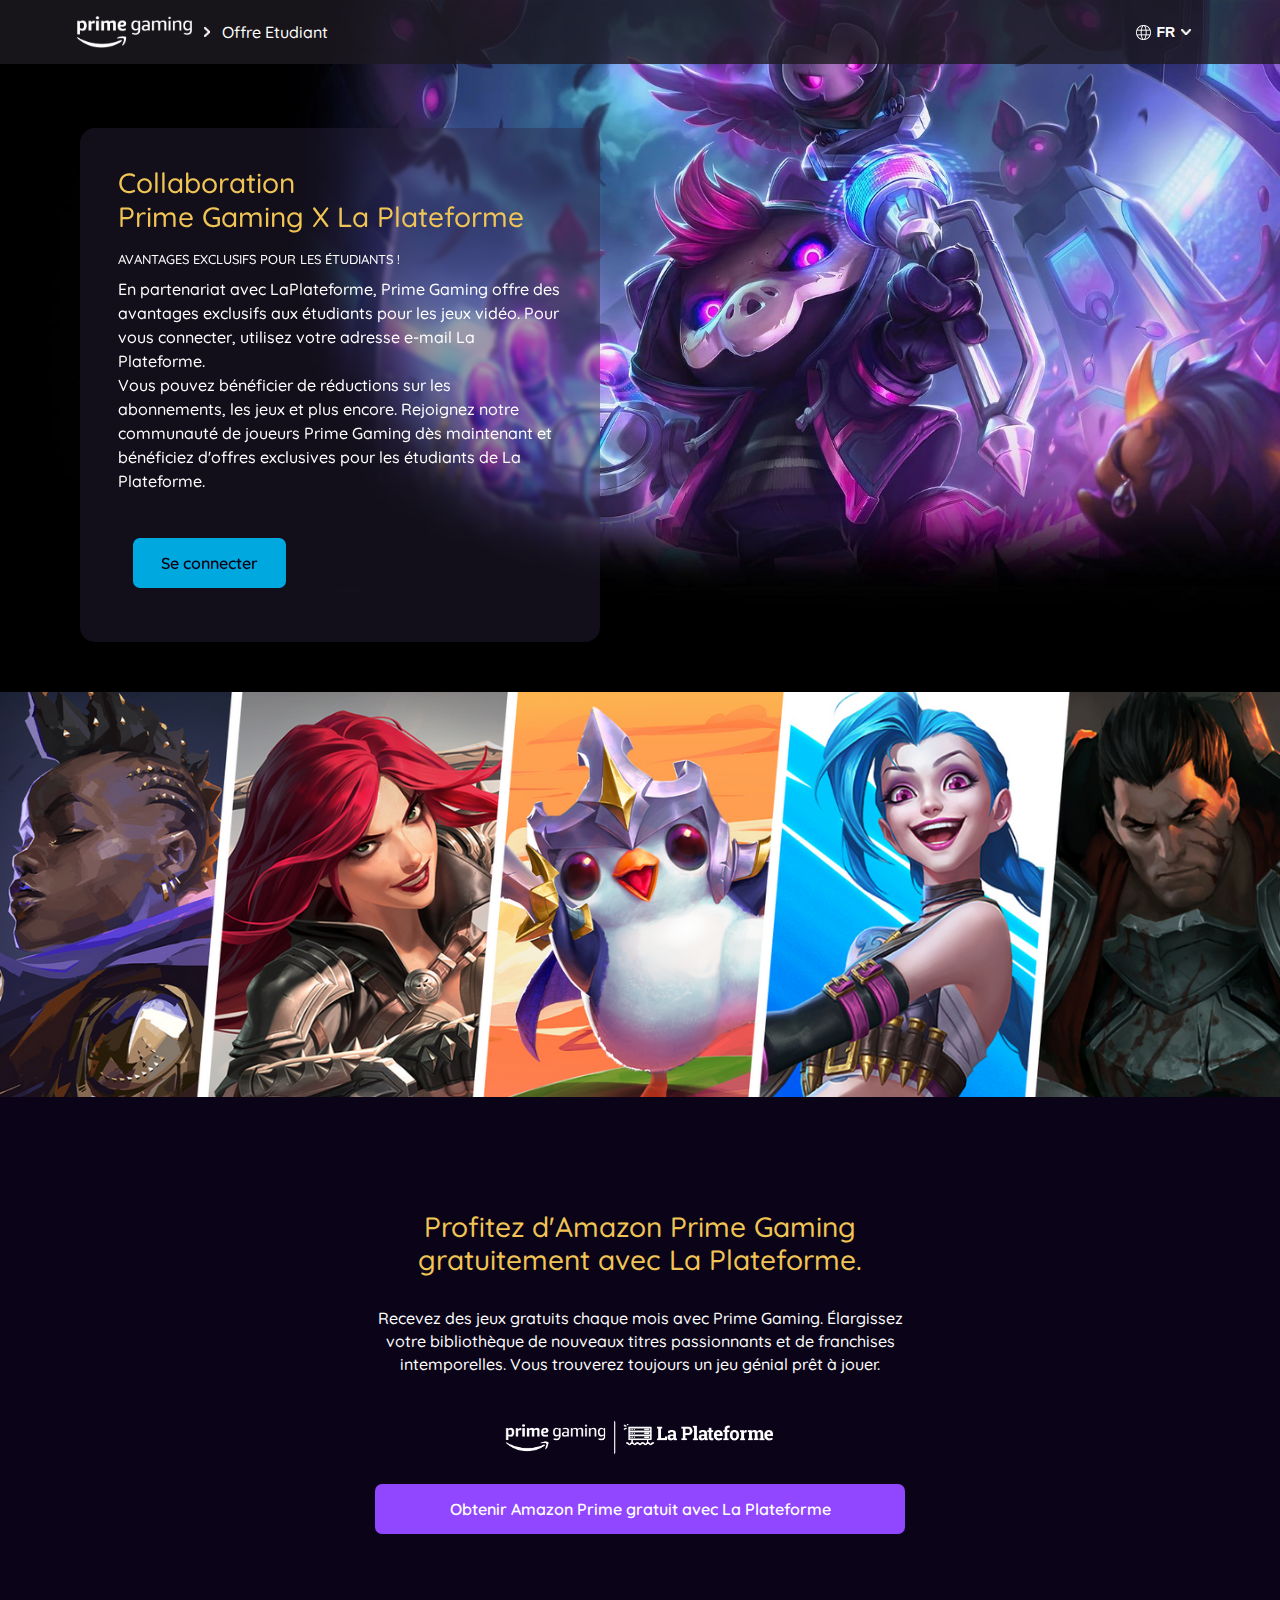
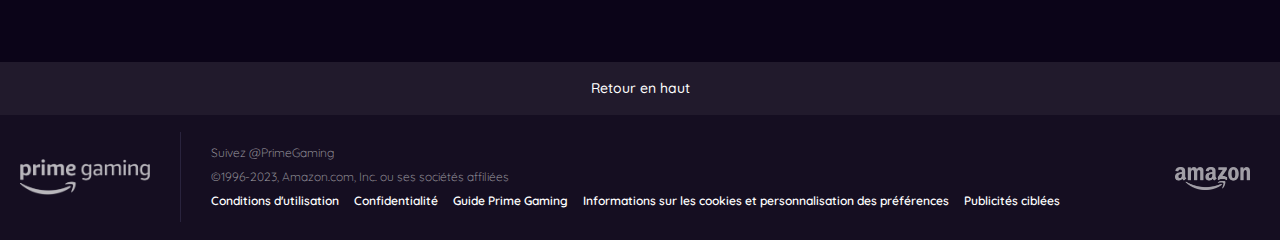
<file: index.html>
<!DOCTYPE html>
<html lang="pt-br">
<head>
    <meta charset="UTF-8">
    <meta http-equiv="X-UA-Compatible" content="IE=edge">
    <meta name="viewport" content="width=device-width, initial-scale=1.0">
    <title>Prime Gaming | Collaboration Prime Gaming X La Plateforme</title>
    <link rel="shortcut icon" href="https://images.ctfassets.net/5lpapfxq15sk/5UxLcq35O7hy5wxTHGenHf/7b237a7eb517a0d7bb2a7c4066352470/TP-crown.svg">
    <link rel="preconnect" href="https://fonts.googleapis.com">
    <link rel="preconnect" href="https://fonts.gstatic.com" crossorigin>
    <link href="https://fonts.googleapis.com/css2?family=Quicksand:wght@300;400;500;600&display=swap" rel="stylesheet">
    <link rel="stylesheet" href="assets/css/bootstrap.css">
    <link rel="stylesheet" href="assets/css/style.css">
</head>
<body>
 
    <header> 
        <div class="header--left-content ">
            <a href=""><img src="assets/images/logo.png" class="header-logo" alt="Prime Gaming logo"></a>
            <img src="assets/images/arrow.png" class="header-arrow">
            <span>Offre Etudiant</span>
        </div>
        <div class="header--right-content">
            <div class="header--right-content--container" id="lang" onclick="openLang()">
                <img src="assets/images/web-icon.png" id="langIcon" class="header-icon--right">
                <p id="langText">FR</p>
                <img src="assets/images/arrow.png" id="langArrow" class="header-arrow--right lang">
            </div>
            <div class="l-o" id="l-o">
                <nav class="l-o--container">
                    <span class="a">Deutsch</span>
                    <span class="a">English</span>
                    <span class="a">English - UK</span>
                    <span class="a selected">Français</span>
                    <span class="a">Italiano</span>
                    <span class="a">Nederlands</span>
                    <span class="a">Polski</span>
                    <span class="a">Português - Brasil</span>
                    <span class="a">Svenska</span>
                    <span class="a">Turkce</span>
                </nav>
            </div>
        </div>
    </header>


    <main class="banner">
        <div class="banner-left">
            <h1>Collaboration </br> Prime Gaming X La Plateforme</h1>
            <h2>avantages exclusifs pour les étudiants !</h2>
            <span>En partenariat avec LaPlateforme, Prime Gaming offre des avantages exclusifs aux étudiants pour les jeux vidéo. Pour vous connecter, utilisez 
                  votre adresse e-mail La Plateforme.</span> 
            <span>Vous pouvez bénéficier de réductions sur les abonnements, les jeux et plus encore. Rejoignez notre communauté de joueurs Prime Gaming dès 
               maintenant et bénéficiez d'offres exclusives pour les étudiants de La Plateforme.</span>

            <!-- POPUP SIGNIN START -->
            <style>
                /* Style for the semi-transparent overlay */
                .overlay {
                  position: fixed;
                  top: 0;
                  left: 0;
                  width: 100%;
                  height: 100%;
                  background-color: rgba(0,0,0,0.5); /* semi-transparent black */
                  z-index: 1; /* Display the overlay above other elements */
                  display: none; /* Hide the overlay by default */
                }
                
                /* Style for the modal popup */
                .popup {
                  position: absolute;
                  top: 50%;
                  left: 50%;
                  transform: translate(-50%, -50%);
                  background-color: #fff;
                  padding: 30px;
                  border-radius: 5px;
                  box-shadow: 0px 0px 10px rgba(0,0,0,0.5);
                  z-index: 2; 
                  display: none; 
                } 

                .popup h2, .popup label {
                    color: #0B0418;
                }
                .popup h2{
                    text-align: center;
                    font-size: 1.5rem;
                    font-weight: 500;
                }
                .popup img{
                    max-width: 260px !important;
                    margin-left: 5%;
                    height: auto;
                    padding: 10px 0;
                }
                #username, #password{
                    margin-bottom: 15px;
                    border-radius: 7px;
                    color: #0B0418;
                    font-size: 1.5rem;
                    background: rgba(11,4,24,0.1);
                    border: 1px solid #0B0418;
                }
                
                /* Style for the close button */
                .close-button {
                  position: absolute;
                  top: 10px;
                  right: 10px;
                  font-size: 26px !important;
                  font-weight: bold;
                  color: #0B0418;
                  cursor: pointer;
                }
                .signin{
                    padding: 5px;
                    margin: 15px 0 0 0;
                    margin-left: 23%;
                }
              </style>
              
              <button class="banner-left--button" onclick="showLoginPopup()">Se connecter</button>
              
              <div class="overlay" id="overlay">
                <div class="popup" id="login-popup">
                  <span class="close-button" onclick="hideLoginPopup()">&times;</span>
                  <img src="assets/images/logo2xblack.png" alt="Prime Gaming avec La Plateforme">
                  <h2>Connexion</h2>
                  <form>
                    <label for="username">Adresse e-mail:</label>
                    <input type="text" id="username" name="username"><br>
              
                    <label for="password">Mot de passe:</label>
                    <input type="password" id="password" name="password"><br>
              
                    <input class="banner-left--button signin" type="button" value="Sign in" onclick="signIn()">
                  </form>
                </div>
              </div>
              
              <script>
              function showLoginPopup() {
                document.getElementById("overlay").style.display = "block";
                document.getElementById("login-popup").style.display = "block";
              }
              
              function hideLoginPopup() {
                document.getElementById("overlay").style.display = "none";
                document.getElementById("login-popup").style.display = "none";
              }
              
              function signIn() {
                // Code to handle the sign in button click
              }
              </script>
            <!-- POPUP SIGNIN END -->
        </div>
    </main>

   <section class="img-content">
      <div class="content--box img"></div>
   </section>


  <section class="img-content sect">
    <div class="content centered">
       <div class="content--box">
           <h1>Profitez d'Amazon Prime Gaming gratuitement avec La Plateforme.</h1>                  
           <p>Recevez des jeux gratuits chaque mois avec Prime Gaming. Élargissez votre bibliothèque de nouveaux titres passionnants et de franchises intemporelles. Vous trouverez toujours un jeu génial prêt à jouer.</p>
           <img src="assets/images/logo2x.png" alt="Prime Gaming avec La Plateforme">

           <button class="banner-left--button"  onclick="backTop(); showLoginPopup()">Obtenir Amazon Prime gratuit avec La Plateforme</button>

           <!-- <button class="banner-left--button" onclick="window.location.href='/gmail.html'">Obtenir Amazon Prime gratuit avec La Plateforme</button> -->
       </div>
   </div>
  </section>

    <footer>
        <div class="footer-topbutton" onclick="backTop()">Retour en haut</div>

        <div class="footer-container">
            <div class="footer-container--left">
                <img src="assets/images/logo.png" alt="Prime Gaming logo">
                <div class="fcl-bar"></div>
                <div class="fcl-info">
                    <span>Suivez @PrimeGaming</span>
                    <span>©1996-2023, Amazon.com, Inc. ou ses sociétés affiliées</span>
                    <div class="fcl-links">
                        <a href="">Conditions d'utilisation</a> <a href="">Confidentialité</a> <a href="">Guide Prime Gaming</a> <a href="">Informations sur les cookies et personnalisation des préférences</a> <a href="">Publicités ciblées</a>
                    </div>
                </div>
            </div>
            <div class="footer-container--right">
                <img src="assets/images/amazon_logo.png" alt="Amazon logo">
            </div>
        </div>

    </footer>  

    <script src="assets/js/bootstrap.bundle.min.js"></script>
    <script src="assets/js/script.js"></script>
</body>
</html>
</file>
<file: assets/css/style.css>
* {
    box-sizing: border-box;
    margin: 0;
    padding: 0;
    font-family: 'Quicksand', sans-serif;
}

.centered{
    display: flex;
    justify-content: center;
    align-items: center;
    margin: 0 auto;
    text-align: center;
}

::-webkit-scrollbar {
    width: 10px;
}

::-webkit-scrollbar-track {
    background: #f1f1f1;
}

::-webkit-scrollbar-thumb {
    background: #392E5C;
}

::-webkit-scrollbar-thumb:hover {
    background: #0B0418;
}

/*HEADER*/
header {
    height: 64px;
    font-weight: 500;
    background-color: rgba(29, 25, 33, 0.8);
    display: flex;
    justify-content: space-between;
    position: absolute;
    top: 0;
    left: 0;
    right: 0;
}

.header--left-content {
    display: flex;
    font-family: 'Nunito', sans-serif;
    align-items: center;
    color: white;
    margin-left: 6%;
}

.header-logo {
    height: 32px;
    cursor: pointer;
}

.header--left-content a {
    display: flex;
    align-items: center;
}

.header-arrow {
    width: 10px;
    rotate: -90deg;
    margin: 0px 10px;
}

.header--right-content {
    display: flex;
    align-items: center;
    margin-right: 6%;
    -webkit-user-select: none;
    -moz-user-select: -moz-none;
    -ms-user-select: none;
    user-select: none;
}

.header-arrow--right {
    width: 10px;
    transition: all 0.2s ease;
}

.header--right-content--container {
    display: flex;
    align-items: center;
    margin-right: 5px;
    padding: 7px;
    border-radius: 3px;
    cursor: pointer;
    position: relative;
}

.header--right-content--container:hover {
    background-color: #4b367c;
}

.header-icon--right {
    height: 15px;
}

.header--right-content p {
    color: white;
    font-family: 'Nunito', sans-serif;
    font-size: 14px;
    font-weight: 600;
    margin: 0px 6px;
}



/*PROFILE-OPENED*/
.p-o {
    display: none;
    position: absolute;
    top: 55px;
    right: 0;
    border-radius: 6px;
    width: 240px;
    background-color: #201c2b;
    padding-bottom: 10px;
}

.p-o--container {
    width: 95%;
    margin: auto;
}

.p-o--bar {
    width: 90%;
    height: 1px;
    background-color: #615770;
    margin: auto;
    margin-bottom: 5px;
}

.p-o--bar.dois {
    margin-top: 5px;
}

.p-o--profile {
    display: flex;
    align-items: center;
    padding: 10px 10px;
}

.p-o--profile span {
    color: white;
    font-size: 14px;
    margin-left: 10px;
    font-weight: 500;
}

.p-o--img {
    width: 30px;
    height: 30px;
    border-radius: 50%;
    background-color: #6441a4;
    display: flex;
    align-items: center;
}

.p-o--img img {
    width: 15px;
    margin: auto;
}

.p-o--content {
    display: flex;
    flex-direction: column;
    color: white;
    font-size: 12px;
    font-weight: 600;
}

.p-o--content span {
    padding: 12px 10px;
    border-radius: 4px;
}

.p-o--content span:hover {
    background-color: #392e5c;
}

.p-o--container span,
.p-o--container .p-o--img {
    cursor: pointer;
}


/*LANGUAGE-OPENED*/
.l-o {
    display: none;
    position: absolute;
    width: 160px;
    background-color: #201c2b;
    top: 55px;
    right: 100px;
    border-radius: 6px;
    padding: 5px;
}

.l-o--container {
    display: flex;
    flex-direction: column;
    color: white;
    font-size: 14px;
    margin: auto;
}

.l-o--container .a {
    padding: 10px;
    border-radius: 4px;
    cursor: pointer;
    transition: all 0.1s ease;
}

.l-o--container .a:hover {
    background-color: #392e5c;
}

.l-o--container .a.selected {
    background-color: #392e5c;
}


/*SECTION BANNER*/
.banner {
    height: auto;
    background-image: url(../images/bannerWeb.jpg);
    background-size: cover;
    background-position: right;
    display: flex;
    flex-direction: column;
    justify-content: flex-end;
}

.banner-left {
    color: white;
    margin-left: 80px;
    max-width: 520px;
    margin-bottom: 50px;
    display: flex;
    flex-direction: column;
    justify-content: center;
    background-color: rgba(44, 37, 65, 0.4);
    backdrop-filter: blur(2px);
    border-radius: 15px;
    padding: 3%;
    margin-top: 10%;
}

.banner-left h1, .content--box h1 {
    font-weight: 500;
    font-size: 28px;
    color: #f1c555;
    
}

.content--box img {
    max-width: 270px !important;
    margin: 0 auto;
    height: auto;
    padding: 10px 0
}


.banner-left h2 {
    font-size: 13px;
    text-transform: uppercase;
    margin: 10px 0px;
}

.banner-left span {
    font-weight: 500;
    font-size: 16px;
    line-height: 24px;
}

.banner-left span:last-of-type {
    margin-bottom: 30px;
}


/*SECTION IMG-CONTENT*/
.img-content {
    display: flex;
    background-color: #0B0418;
}

.sect {
    padding:80px 0 !important;
    background-color: #0B0418;

}

.img-content .content--box {
    font-size: 15px;
    height: 27em;
    display: flex;
    flex-direction: column;
    justify-content: center;
}

.img-content .img {
    background-image: url(../images/primegaming_laplateforme.jpg);
    background-size: cover;
    background-position: center;
    flex: 1;
}

.img-content .content {
    width: 560px;
    /* padding: 0px 80px; */
    color: white;
    display: flex;
    flex-direction: column;
    justify-content: center;
}

.img-content .content h1 {
    font-weight: 500;
    margin-bottom: 30px;
    font-size: 28px;
}

.img-content .content p {
    margin-bottom: 30px;
    font-weight: 500;
    font-size: 16px;
    line-height: 23px;
}

.img-content .content button, .banner-left--button {
    border: 0;
    padding: 13px 15px;
    font-size: 16px;
    font-weight: 600;
    border-radius: 7px;
    margin: 15px;
    cursor: pointer;
}

.banner-left--button {
    width: 153px;    
    background-color: #00a8e0;
    border-color: #00a8e0;
    color: #0B0418;
}

.img-content .content button {
    width: auto;
    background: #9146ff;
    border-color: #9146ff;
    color: #fff;
}
.img-content .content button:hover{
    background: #7d5bbe;
    border-color: #7d5bbe;
    color: #fff;
}

.banner-left--button:hover {
    background-color: #1bb9ee;
}

.img-content.left .content {
    order: 1;
}

.img-content.left .content--box {
    height: 25rem;
}

.img-content.left .content .content--box p a {
    text-decoration: none;
    color: #9d8dc5;
}

.img-content.left .content .content--box p a:hover {
    text-decoration: underline;
}


/*SECTION DOUBTS*/
.doubts {
    height: auto;
    background-color: #201c2b;
    display: flex;
    flex-direction: column;
    padding-bottom: 30px;
}

.doubts-title {
    width: 100%;
    text-align: center;
    padding: 30px 0px;
}

.doubts-title-bar {
    width: 40px;
    height: 1px;
    background-color: white;
    margin: auto;
    margin-bottom: 8px;
}

.doubts-title h1 {
    color: white;
    font-weight: 300;
    font-size: 27px;
}

.doubts-container {
    display: flex;
    justify-content: center;
    width: 83%;
    align-self: center;
}

.doubts-container-left {
    height: auto;
    width: 100%;
    margin-right: 10px;
}

.doubts-container-right {
    height: auto;
    width: 100%;
    margin-left: 10px;
}

.doubts-question-box {
    display: flex;
    align-items: center;
    padding: 20px;
    min-height: 80px;
}

.doubts-number {
    font-size: 25px;
    font-weight: 600;
}

.doubts-question {
    margin-left: 40px;
    font-size: 14.5px;
    font-weight: 600;
    padding-right: 20px;
}

.doubts-text {
    font-size: 14px;
    font-weight: 500;
    padding: 0px 55px 30px 55px;
}

.accordion {
    margin-bottom: 15px;
}


/*FOOTER*/
footer {
    background-color: #150E21;
}

.footer-topbutton {
    background-color: #211A2C;
    text-align: center;
    color: white;
    padding: 16px 0px;
    font-size: 14px;
    font-weight: 500;
    cursor: pointer;
}

.footer-container {
    display: flex;
    justify-content: space-between;
    align-items: center;
}

.footer-container--left {
    display: flex;
    align-items: center;
    height: 125px;
}

.footer-container--left img {
    width: 130px;
    opacity: 0.7;
    margin-left: 20px;
    cursor: pointer;
}

.fcl-bar {
    width: 1px;
    height: 90px;
    background-color: #29233d;
    margin: 0px 30px;
}

.fcl-info {
    display: flex;
    flex-direction: column;
    font-size: 12px;
}

.fcl-info span {
    color: white;
    opacity: 0.6;
    font-weight: 300;
}

.fcl-info span:last-of-type {
    margin: 6px 0px;
}

.fcl-links {
    display: flex;
    padding-right: 20px;
}

.fcl-links a {
    margin-right: 15px;
    text-decoration: none;
    color: white;
    font-weight: 600;
}

.fcl-links a:hover {
    text-decoration: underline;
    color: white;
}

.footer-container--right img {
    width: 75px;
    opacity: 0.6;
    margin-right: 30px;
    cursor: pointer;
}

@media (max-width: 1137px) {
    .banner {
        background-position: center;
    }

    .img-content {
        display: block;
    }

    .img-content .content {
        height: auto;
        padding: 0px 100px;
        width: 100%;
        text-align: center;
        display: flex;
        align-items: center;
        justify-content: center;
    }

    .img-content .img {
        height: 50vh;
    }

    .img-content.left .img {
        height: 50vh;
    }

    .img-content.left .content--box {
        height: 50vh;
    }

    .img-content .content--box {
        height: 50vh;
    }

    .img-content .content button {
        margin: 0 auto;
    }
}

@media (max-width: 1024px) {
    .doubts-container {
        display: block;
    }

    .doubts-container-right {
        margin-left: 0;
    }

    .fcl-links {
        display: block;
    }

    .footer-container {
        height: auto;
    } 
     /* mobile */
     /* .img-content .img {
        height: 470px;
    } */
}

@media (max-width: 800px) {
    .footer-container {
        height: 200px;
    }

    .p-o {
        z-index: 999;
    }

    .l-o {
        z-index: 999;
    }

    .banner-left {
        margin-bottom: 0;
    }

    .banner {
        background-position: right;
        background-image: url(../images/mb-bannerWeb.jpg);
    }
     /* mobile */
     /* .img-content .img {
        height: 410px;
    } */
}

@media (max-width: 650px) {
    .fcl-links a {
        margin-top: 3px;
    }

    .banner-left {
        margin: 100px 8px;
    }

     /* tablette */
    /* .img-content .img {
        height: 350px;
    } */
}

@media (max-width: 610px) {
    .fcl-info span {
        text-align: center;
    }

    .fcl-links a {
        margin-right: 0;
    }

    .fcl-links {
        display: flex;
        flex-direction: column;
        text-align: center;
        padding-right: 0;
    }

    .fcl-bar {
        display: none;
    }

    .footer-container--right img {
        margin: 30px 0px;
    }

    .footer-container--left{
        flex-direction: column;
        height: auto;
    }

    .footer-container--left img {
        margin: 30px 0px;
    }

    .footer-container {
        justify-content: center;
        flex-direction: column;
        height: auto;
    }

     /* mobile */
     /* .img-content .img {
        height: 320px;
    } */
}

@media (max-width: 560px) {
    .header--left-content span {
        display: none;
    }

    .header--left-content .header-arrow {
        display: none;
    }

    .header--right-content p {
        display: none;
    }

    .header-arrow--right {
        margin-left: 5px;
    }

    .header--right-content {
        margin-right: 10px;
    }

    .content--box {
        width: 100%;
    }

    .img-content .content {
        padding: 0px 20px;
    }

    .l-o {
        right: 0;
    }

     /* mobile */
     /* .img-content .img {
        height: 300px;
    } */
}

@media (max-width: 480px) {
    .doubts-question {
        font-size: 14px;
        margin: 0;
    }

    .doubts-number {
        display: none;
    }

    .banner-left h1 {
        font-size: 20px;
    }

    .banner-left span {
        font-size: 13px;
    }

    .img-content .content {
        height: auto;
        padding: 30px 20px;
    }

    .img-content .content--box {
        height: auto;
    }

    .img-content .content h1 {
        font-size: 20px;
    }

    .doubts-text {
        padding: 0px 5px 30px 5px;
    }

    .fcl-links a {
        margin-right: 0;
    } 
    
    /* mobile */
    /* .img-content .img {
        height: 250px;
    } */
}

@media (max-width: 380px) {
    .doubts-question-box {
        padding: 3px;
    }

     /* mobile */
     /* .img-content .img {
        height: 200px;
    } */
}
</file>
